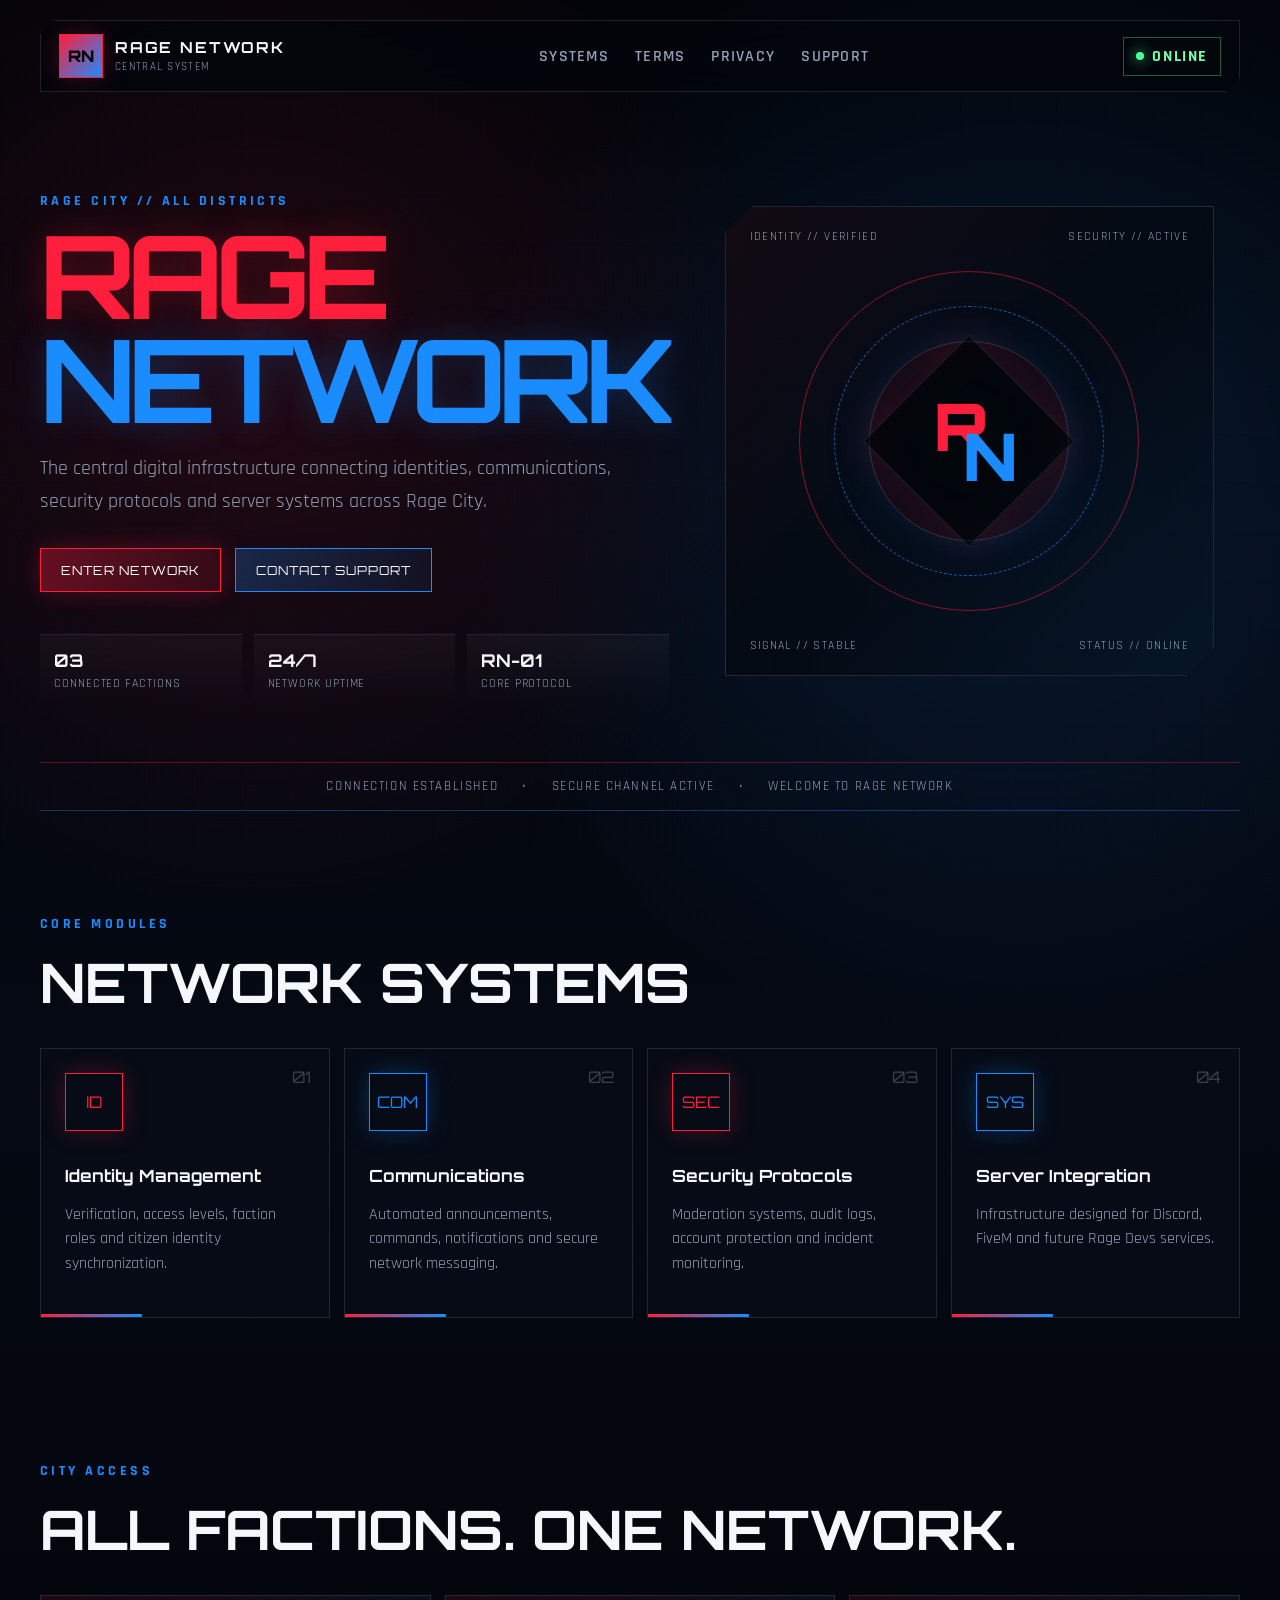
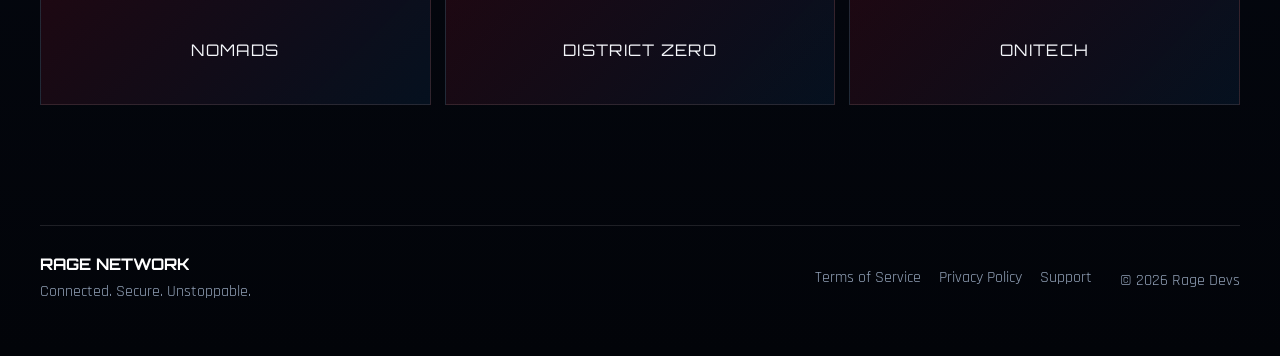
<file: index.html>
<!DOCTYPE html>
<html lang="en">
<head>
  <meta charset="UTF-8">
  <meta name="viewport" content="width=device-width, initial-scale=1.0">
  <meta name="description" content="Rage Network — central Discord systems, identity management and server infrastructure for Rage City.">
  <meta name="theme-color" content="#05070d">
  <title>Rage Network</title>
  <link rel="preconnect" href="https://fonts.googleapis.com">
  <link rel="preconnect" href="https://fonts.gstatic.com" crossorigin>
  <link href="https://fonts.googleapis.com/css2?family=Orbitron:wght@500;700;900&family=Rajdhani:wght@400;500;600;700&display=swap" rel="stylesheet">
  <link rel="stylesheet" href="style.css">
</head>
<body>
  <div class="scanlines" aria-hidden="true"></div>
  <div class="grid-bg" aria-hidden="true"></div>

  <header class="topbar">
    <a class="brand" href="index.html" aria-label="Rage Network home">
      <span class="brand-mark">RN</span>
      <span>
        <strong>RAGE NETWORK</strong>
        <small>CENTRAL SYSTEM</small>
      </span>
    </a>

    <nav>
      <a href="#systems">Systems</a>
      <a href="terms.html">Terms</a>
      <a href="privacy.html">Privacy</a>
      <a href="support.html">Support</a>
    </nav>

    <div class="status-pill">
      <span class="status-dot"></span>
      ONLINE
    </div>
  </header>

  <main>
    <section class="hero">
      <div class="hero-copy">
        <p class="eyebrow">RAGE CITY // ALL DISTRICTS</p>
        <h1>
          <span class="red">RAGE</span>
          <span class="blue">NETWORK</span>
        </h1>
        <p class="hero-text">
          The central digital infrastructure connecting identities,
          communications, security protocols and server systems across Rage City.
        </p>

        <div class="hero-actions">
          <a class="btn btn-primary" href="#systems">ENTER NETWORK</a>
          <a class="btn btn-secondary" href="support.html">CONTACT SUPPORT</a>
        </div>

        <div class="metrics">
          <div><strong>03</strong><span>CONNECTED FACTIONS</span></div>
          <div><strong>24/7</strong><span>NETWORK UPTIME</span></div>
          <div><strong>RN-01</strong><span>CORE PROTOCOL</span></div>
        </div>
      </div>

      <div class="core-panel" aria-label="Rage Network core status">
        <div class="ring ring-one"></div>
        <div class="ring ring-two"></div>
        <div class="ring ring-three"></div>

        <div class="core-symbol">
          <span>R</span><span>N</span>
        </div>

        <div class="panel-label top-left">IDENTITY // VERIFIED</div>
        <div class="panel-label top-right">SECURITY // ACTIVE</div>
        <div class="panel-label bottom-left">SIGNAL // STABLE</div>
        <div class="panel-label bottom-right">STATUS // ONLINE</div>
      </div>
    </section>

    <section class="signal-strip" aria-label="System message">
      <span>CONNECTION ESTABLISHED</span>
      <span>•</span>
      <span>SECURE CHANNEL ACTIVE</span>
      <span>•</span>
      <span>WELCOME TO RAGE NETWORK</span>
    </section>

    <section id="systems" class="systems">
      <div class="section-heading">
        <p class="eyebrow">CORE MODULES</p>
        <h2>NETWORK SYSTEMS</h2>
      </div>

      <div class="card-grid">
        <article class="system-card">
          <span class="card-index">01</span>
          <div class="icon">ID</div>
          <h3>Identity Management</h3>
          <p>Verification, access levels, faction roles and citizen identity synchronization.</p>
        </article>

        <article class="system-card">
          <span class="card-index">02</span>
          <div class="icon">COM</div>
          <h3>Communications</h3>
          <p>Automated announcements, commands, notifications and secure network messaging.</p>
        </article>

        <article class="system-card">
          <span class="card-index">03</span>
          <div class="icon">SEC</div>
          <h3>Security Protocols</h3>
          <p>Moderation systems, audit logs, account protection and incident monitoring.</p>
        </article>

        <article class="system-card">
          <span class="card-index">04</span>
          <div class="icon">SYS</div>
          <h3>Server Integration</h3>
          <p>Infrastructure designed for Discord, FiveM and future Rage Devs services.</p>
        </article>
      </div>
    </section>

    <section class="factions">
      <div class="section-heading">
        <p class="eyebrow">CITY ACCESS</p>
        <h2>ALL FACTIONS. ONE NETWORK.</h2>
      </div>

      <div class="faction-line">
        <span>NOMADS</span>
        <span>DISTRICT ZERO</span>
        <span>ONITECH</span>
      </div>
    </section>
  </main>

  <footer>
    <div>
      <strong>RAGE NETWORK</strong>
      <p>Connected. Secure. Unstoppable.</p>
    </div>
    <div class="footer-links">
      <a href="terms.html">Terms of Service</a>
      <a href="privacy.html">Privacy Policy</a>
      <a href="support.html">Support</a>
    </div>
    <p class="copyright">© <span id="year"></span> Rage Devs</p>
  </footer>

  <script src="script.js"></script>
</body>
</html>
</file>
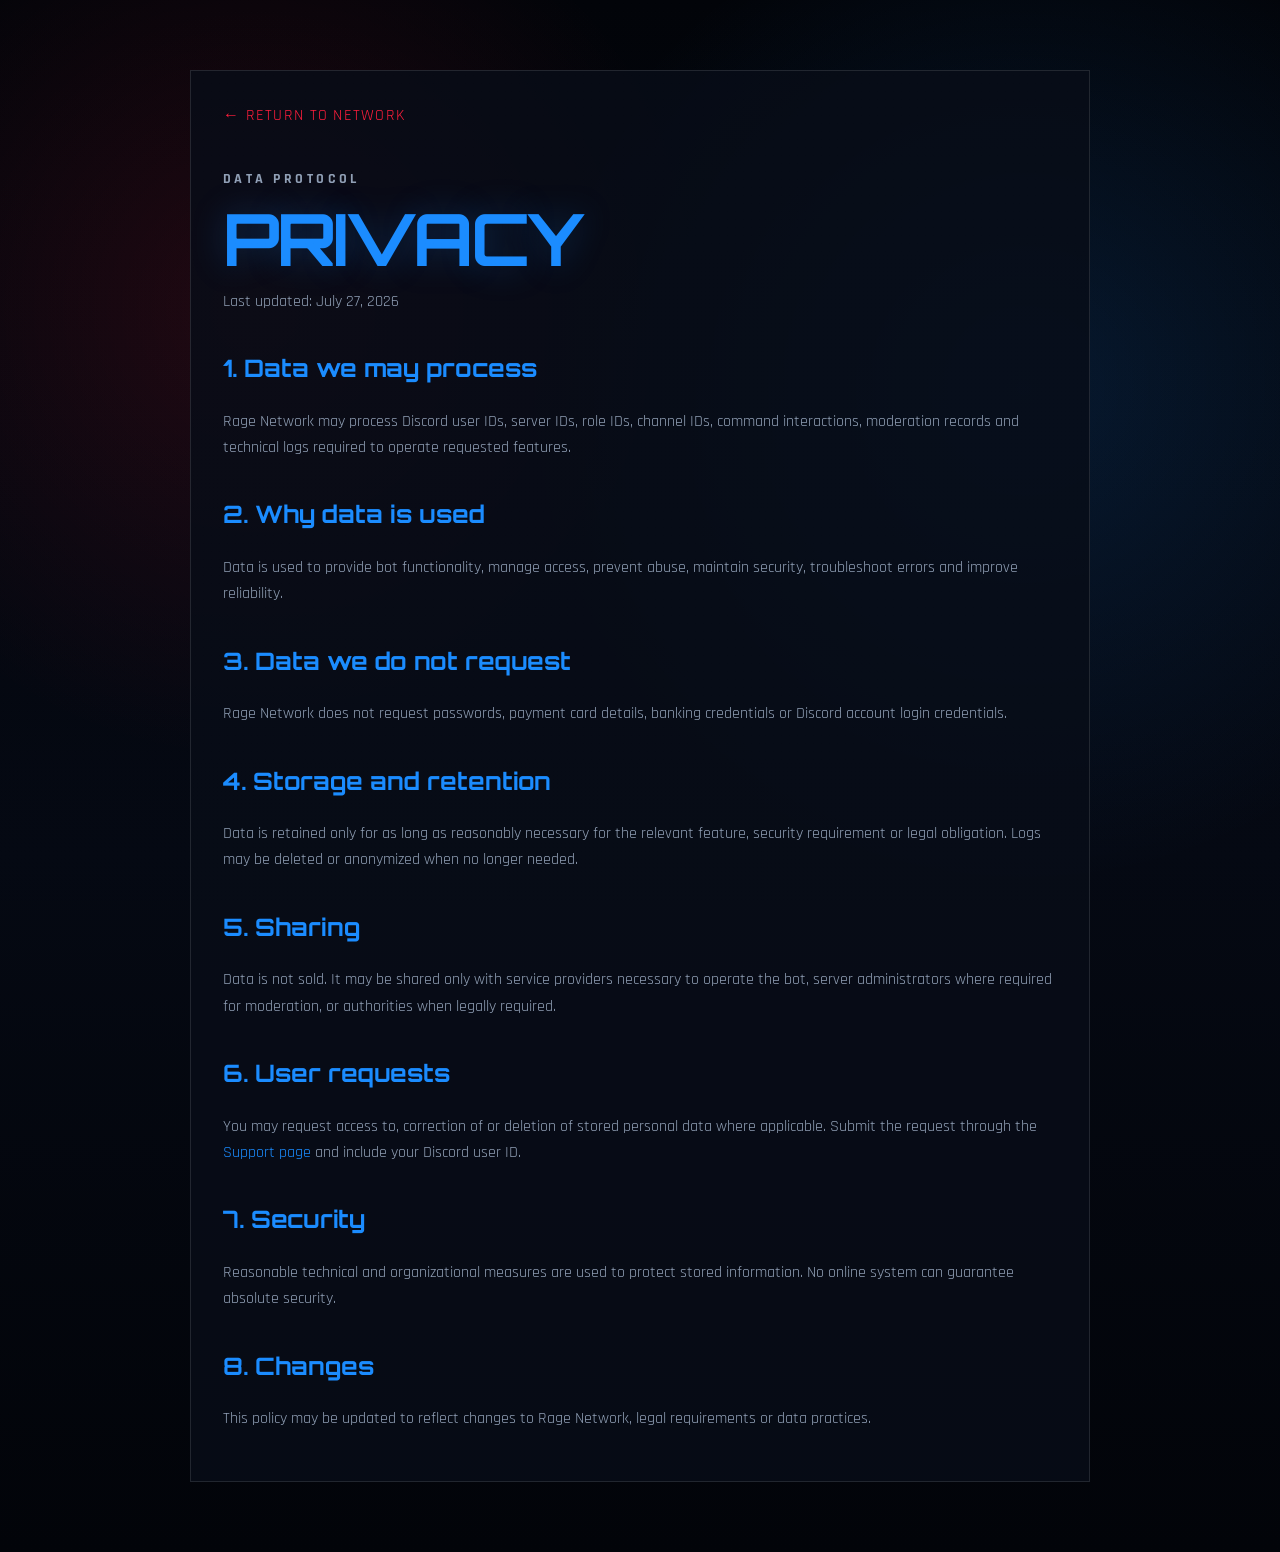
<file: privacy.html>
<!DOCTYPE html>
<html lang="en">
<head>
  <meta charset="UTF-8">
  <meta name="viewport" content="width=device-width, initial-scale=1.0">
  <title>Privacy Policy — Rage Network</title>
  <link rel="preconnect" href="https://fonts.googleapis.com">
  <link rel="preconnect" href="https://fonts.gstatic.com" crossorigin>
  <link href="https://fonts.googleapis.com/css2?family=Orbitron:wght@500;700;900&family=Rajdhani:wght@400;500;600;700&display=swap" rel="stylesheet">
  <link rel="stylesheet" href="style.css">
</head>
<body>
  <div class="scanlines"></div>
  <div class="page-shell">
    <a class="back-link" href="index.html">← RETURN TO NETWORK</a>
    <p class="eyebrow">DATA PROTOCOL</p>
    <h1><span class="blue">PRIVACY</span></h1>
    <p>Last updated: July 27, 2026</p>

    <h2>1. Data we may process</h2>
    <p>Rage Network may process Discord user IDs, server IDs, role IDs, channel IDs, command interactions, moderation records and technical logs required to operate requested features.</p>

    <h2>2. Why data is used</h2>
    <p>Data is used to provide bot functionality, manage access, prevent abuse, maintain security, troubleshoot errors and improve reliability.</p>

    <h2>3. Data we do not request</h2>
    <p>Rage Network does not request passwords, payment card details, banking credentials or Discord account login credentials.</p>

    <h2>4. Storage and retention</h2>
    <p>Data is retained only for as long as reasonably necessary for the relevant feature, security requirement or legal obligation. Logs may be deleted or anonymized when no longer needed.</p>

    <h2>5. Sharing</h2>
    <p>Data is not sold. It may be shared only with service providers necessary to operate the bot, server administrators where required for moderation, or authorities when legally required.</p>

    <h2>6. User requests</h2>
    <p>You may request access to, correction of or deletion of stored personal data where applicable. Submit the request through the <a href="support.html">Support page</a> and include your Discord user ID.</p>

    <h2>7. Security</h2>
    <p>Reasonable technical and organizational measures are used to protect stored information. No online system can guarantee absolute security.</p>

    <h2>8. Changes</h2>
    <p>This policy may be updated to reflect changes to Rage Network, legal requirements or data practices.</p>
  </div>
</body>
</html>
</file>
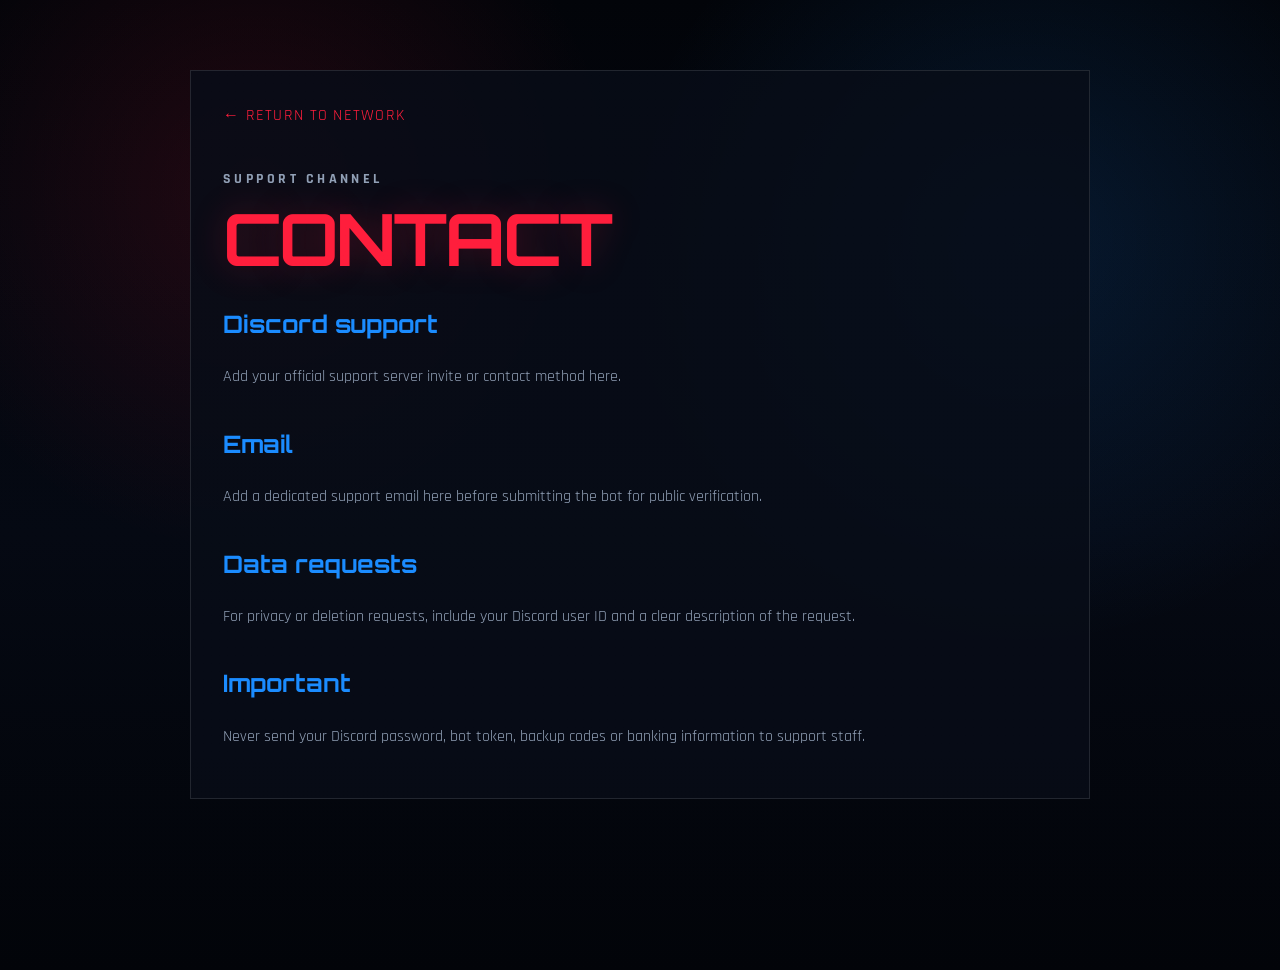
<file: support.html>
<!DOCTYPE html>
<html lang="en">
<head>
  <meta charset="UTF-8">
  <meta name="viewport" content="width=device-width, initial-scale=1.0">
  <title>Support — Rage Network</title>
  <link rel="preconnect" href="https://fonts.googleapis.com">
  <link rel="preconnect" href="https://fonts.gstatic.com" crossorigin>
  <link href="https://fonts.googleapis.com/css2?family=Orbitron:wght@500;700;900&family=Rajdhani:wght@400;500;600;700&display=swap" rel="stylesheet">
  <link rel="stylesheet" href="style.css">
</head>
<body>
  <div class="scanlines"></div>
  <div class="page-shell">
    <a class="back-link" href="index.html">← RETURN TO NETWORK</a>
    <p class="eyebrow">SUPPORT CHANNEL</p>
    <h1><span class="red">CONTACT</span></h1>

    <h2>Discord support</h2>
    <p>Add your official support server invite or contact method here.</p>

    <h2>Email</h2>
    <p>Add a dedicated support email here before submitting the bot for public verification.</p>

    <h2>Data requests</h2>
    <p>For privacy or deletion requests, include your Discord user ID and a clear description of the request.</p>

    <h2>Important</h2>
    <p>Never send your Discord password, bot token, backup codes or banking information to support staff.</p>
  </div>
</body>
</html>
</file>
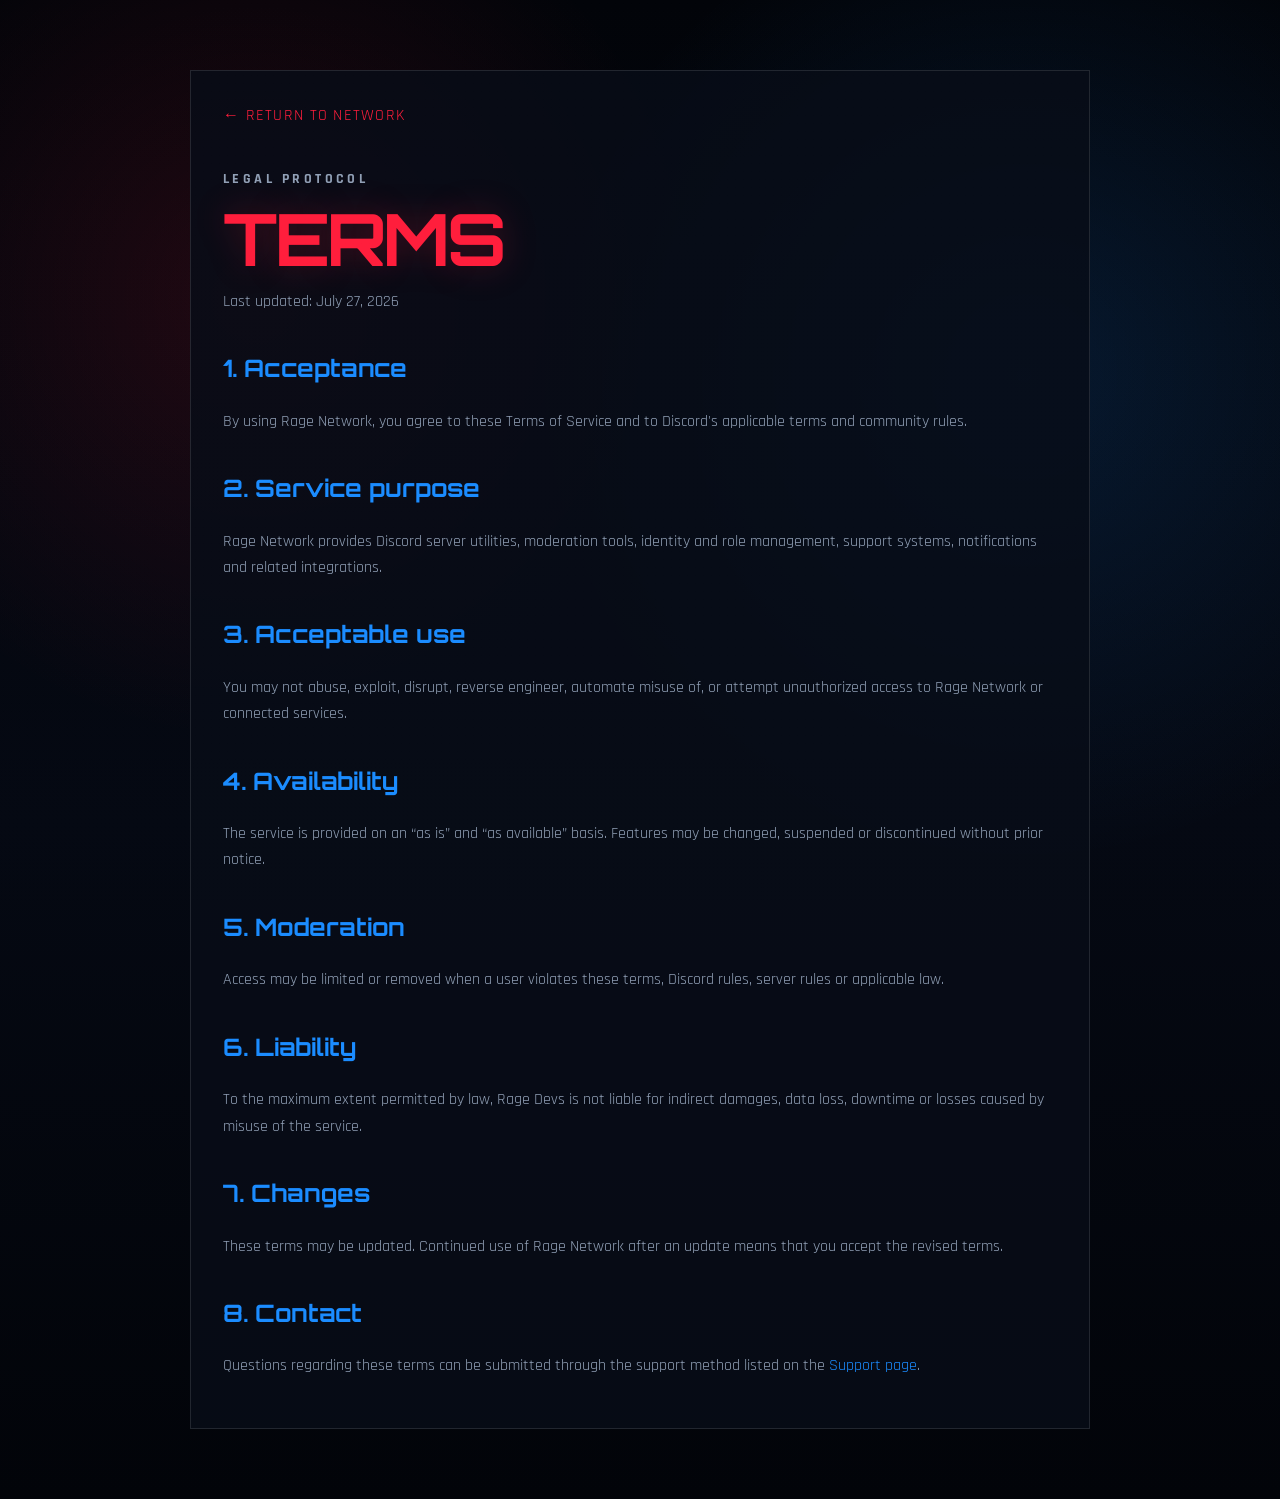
<file: terms.html>
<!DOCTYPE html>
<html lang="en">
<head>
  <meta charset="UTF-8">
  <meta name="viewport" content="width=device-width, initial-scale=1.0">
  <title>Terms of Service — Rage Network</title>
  <link rel="preconnect" href="https://fonts.googleapis.com">
  <link rel="preconnect" href="https://fonts.gstatic.com" crossorigin>
  <link href="https://fonts.googleapis.com/css2?family=Orbitron:wght@500;700;900&family=Rajdhani:wght@400;500;600;700&display=swap" rel="stylesheet">
  <link rel="stylesheet" href="style.css">
</head>
<body>
  <div class="scanlines"></div>
  <div class="page-shell">
    <a class="back-link" href="index.html">← RETURN TO NETWORK</a>
    <p class="eyebrow">LEGAL PROTOCOL</p>
    <h1><span class="red">TERMS</span></h1>
    <p>Last updated: July 27, 2026</p>

    <h2>1. Acceptance</h2>
    <p>By using Rage Network, you agree to these Terms of Service and to Discord's applicable terms and community rules.</p>

    <h2>2. Service purpose</h2>
    <p>Rage Network provides Discord server utilities, moderation tools, identity and role management, support systems, notifications and related integrations.</p>

    <h2>3. Acceptable use</h2>
    <p>You may not abuse, exploit, disrupt, reverse engineer, automate misuse of, or attempt unauthorized access to Rage Network or connected services.</p>

    <h2>4. Availability</h2>
    <p>The service is provided on an “as is” and “as available” basis. Features may be changed, suspended or discontinued without prior notice.</p>

    <h2>5. Moderation</h2>
    <p>Access may be limited or removed when a user violates these terms, Discord rules, server rules or applicable law.</p>

    <h2>6. Liability</h2>
    <p>To the maximum extent permitted by law, Rage Devs is not liable for indirect damages, data loss, downtime or losses caused by misuse of the service.</p>

    <h2>7. Changes</h2>
    <p>These terms may be updated. Continued use of Rage Network after an update means that you accept the revised terms.</p>

    <h2>8. Contact</h2>
    <p>Questions regarding these terms can be submitted through the support method listed on the <a href="support.html">Support page</a>.</p>
  </div>
</body>
</html>
</file>
<file: style.css>
* {
  box-sizing: border-box;
}

:root {
  --bg: #03050a;
  --panel: rgba(8, 13, 24, 0.82);
  --panel-strong: #080d18;
  --red: #ff1e3c;
  --red-soft: rgba(255, 30, 60, 0.25);
  --blue: #1b8cff;
  --blue-soft: rgba(27, 140, 255, 0.25);
  --text: #f5f7fb;
  --muted: #91a0b6;
  --border: rgba(255,255,255,0.11);
}

html {
  scroll-behavior: smooth;
}

body {
  margin: 0;
  color: var(--text);
  background:
    radial-gradient(circle at 20% 20%, rgba(255, 30, 60, 0.12), transparent 28%),
    radial-gradient(circle at 80% 25%, rgba(27, 140, 255, 0.14), transparent 32%),
    linear-gradient(180deg, #020409 0%, #050913 55%, #020409 100%);
  font-family: "Rajdhani", sans-serif;
  min-height: 100vh;
  overflow-x: hidden;
}

a {
  color: inherit;
  text-decoration: none;
}

.scanlines {
  position: fixed;
  inset: 0;
  pointer-events: none;
  opacity: 0.15;
  z-index: 20;
  background: repeating-linear-gradient(
    to bottom,
    transparent 0,
    transparent 3px,
    rgba(255,255,255,0.035) 4px
  );
}

.grid-bg {
  position: fixed;
  inset: 0;
  pointer-events: none;
  opacity: 0.15;
  background-image:
    linear-gradient(rgba(27,140,255,0.13) 1px, transparent 1px),
    linear-gradient(90deg, rgba(255,30,60,0.1) 1px, transparent 1px);
  background-size: 48px 48px;
  mask-image: linear-gradient(to bottom, transparent, black 25%, black 75%, transparent);
}

.topbar {
  width: min(1200px, calc(100% - 32px));
  margin: 20px auto 0;
  min-height: 72px;
  padding: 12px 18px;
  border: 1px solid var(--border);
  background: rgba(3, 6, 12, 0.82);
  backdrop-filter: blur(16px);
  display: flex;
  align-items: center;
  gap: 24px;
  justify-content: space-between;
  position: sticky;
  top: 12px;
  z-index: 10;
  clip-path: polygon(14px 0, 100% 0, 100% calc(100% - 14px), calc(100% - 14px) 100%, 0 100%, 0 14px);
}

.brand {
  display: flex;
  align-items: center;
  gap: 12px;
}

.brand-mark {
  width: 44px;
  height: 44px;
  display: grid;
  place-items: center;
  font-family: "Orbitron", sans-serif;
  font-weight: 900;
  border: 1px solid var(--red);
  box-shadow: 0 0 24px var(--red-soft);
  background: linear-gradient(135deg, var(--red), var(--blue));
  color: #05070d;
}

.brand strong,
.brand small {
  display: block;
  letter-spacing: 0.12em;
}

.brand strong {
  font-family: "Orbitron", sans-serif;
  font-size: 0.95rem;
}

.brand small {
  color: var(--muted);
  font-size: 0.68rem;
  margin-top: 3px;
}

nav {
  display: flex;
  gap: 26px;
  font-weight: 600;
  letter-spacing: 0.08em;
  text-transform: uppercase;
}

nav a {
  color: var(--muted);
}

nav a:hover {
  color: white;
  text-shadow: 0 0 14px var(--blue);
}

.status-pill {
  border: 1px solid rgba(76, 255, 148, 0.35);
  padding: 8px 12px;
  display: flex;
  gap: 8px;
  align-items: center;
  font-weight: 700;
  color: #72ffad;
  letter-spacing: 0.1em;
}

.status-dot {
  width: 8px;
  height: 8px;
  border-radius: 50%;
  background: #49ff9a;
  box-shadow: 0 0 14px #49ff9a;
  animation: pulse 1.7s infinite;
}

main {
  width: min(1200px, calc(100% - 32px));
  margin: 0 auto;
}

.hero {
  min-height: 670px;
  display: grid;
  grid-template-columns: 1.05fr 0.95fr;
  align-items: center;
  gap: 56px;
  padding: 80px 0 52px;
}

.eyebrow {
  color: var(--blue);
  letter-spacing: 0.24em;
  font-weight: 700;
  font-size: 0.9rem;
}

h1, h2, h3 {
  font-family: "Orbitron", sans-serif;
}

h1 {
  margin: 8px 0 18px;
  line-height: 0.9;
  font-size: clamp(4rem, 9vw, 7.8rem);
  letter-spacing: -0.07em;
  text-transform: uppercase;
}

h1 span {
  display: block;
}

.red {
  color: var(--red);
  text-shadow: 0 0 34px var(--red-soft);
}

.blue {
  color: var(--blue);
  text-shadow: 0 0 34px var(--blue-soft);
}

.hero-text {
  max-width: 650px;
  color: var(--muted);
  font-size: 1.25rem;
  line-height: 1.65;
}

.hero-actions {
  display: flex;
  gap: 14px;
  margin-top: 30px;
  flex-wrap: wrap;
}

.btn {
  padding: 13px 20px;
  font-family: "Orbitron", sans-serif;
  font-size: 0.78rem;
  letter-spacing: 0.08em;
  border: 1px solid var(--border);
  transition: transform 0.2s ease, box-shadow 0.2s ease;
}

.btn:hover {
  transform: translateY(-2px);
}

.btn-primary {
  color: white;
  border-color: var(--red);
  background: linear-gradient(90deg, rgba(255,30,60,0.35), rgba(255,30,60,0.12));
  box-shadow: 0 0 24px var(--red-soft);
}

.btn-secondary {
  border-color: var(--blue);
  background: linear-gradient(90deg, rgba(27,140,255,0.23), rgba(27,140,255,0.07));
}

.metrics {
  display: grid;
  grid-template-columns: repeat(3, 1fr);
  gap: 12px;
  margin-top: 42px;
}

.metrics div {
  padding: 14px;
  border-top: 1px solid var(--border);
  background: linear-gradient(180deg, rgba(255,255,255,0.035), transparent);
}

.metrics strong,
.metrics span {
  display: block;
}

.metrics strong {
  font-family: "Orbitron", sans-serif;
  font-size: 1.1rem;
}

.metrics span {
  margin-top: 5px;
  color: var(--muted);
  font-size: 0.72rem;
  letter-spacing: 0.08em;
}

.core-panel {
  min-height: 470px;
  position: relative;
  display: grid;
  place-items: center;
  overflow: hidden;
  border: 1px solid var(--border);
  background:
    linear-gradient(135deg, rgba(255,30,60,0.06), transparent 45%),
    linear-gradient(315deg, rgba(27,140,255,0.08), transparent 45%),
    rgba(5, 9, 17, 0.7);
  clip-path: polygon(28px 0, 100% 0, 100% calc(100% - 28px), calc(100% - 28px) 100%, 0 100%, 0 28px);
}

.ring {
  position: absolute;
  border-radius: 50%;
  border: 1px solid rgba(255,255,255,0.16);
}

.ring-one {
  width: 340px;
  height: 340px;
  border-color: rgba(255,30,60,0.5);
  animation: spin 18s linear infinite;
}

.ring-two {
  width: 270px;
  height: 270px;
  border-style: dashed;
  border-color: rgba(27,140,255,0.65);
  animation: spinReverse 14s linear infinite;
}

.ring-three {
  width: 200px;
  height: 200px;
  box-shadow: 0 0 50px rgba(27,140,255,0.14), inset 0 0 50px rgba(255,30,60,0.1);
}

.core-symbol {
  width: 150px;
  height: 150px;
  display: flex;
  align-items: center;
  justify-content: center;
  font-family: "Orbitron", sans-serif;
  font-weight: 900;
  font-size: 4.1rem;
  letter-spacing: -0.2em;
  border: 1px solid var(--border);
  background: rgba(0,0,0,0.5);
  transform: rotate(45deg);
  box-shadow: 0 0 42px rgba(255,30,60,0.17);
}

.core-symbol span {
  transform: rotate(-45deg);
}

.core-symbol span:first-child {
  color: var(--red);
}

.core-symbol span:last-child {
  color: var(--blue);
}

.panel-label {
  position: absolute;
  font-size: 0.72rem;
  letter-spacing: 0.12em;
  color: var(--muted);
}

.top-left { top: 22px; left: 24px; }
.top-right { top: 22px; right: 24px; }
.bottom-left { bottom: 22px; left: 24px; }
.bottom-right { bottom: 22px; right: 24px; }

.signal-strip {
  border-top: 1px solid rgba(255,30,60,0.35);
  border-bottom: 1px solid rgba(27,140,255,0.35);
  padding: 15px 16px;
  display: flex;
  justify-content: center;
  gap: 24px;
  flex-wrap: wrap;
  color: var(--muted);
  letter-spacing: 0.12em;
  font-size: 0.82rem;
}

.systems,
.factions {
  padding: 90px 0 40px;
}

.section-heading h2 {
  font-size: clamp(2rem, 5vw, 3.4rem);
  margin: 6px 0 32px;
}

.card-grid {
  display: grid;
  grid-template-columns: repeat(4, 1fr);
  gap: 14px;
}

.system-card {
  position: relative;
  min-height: 260px;
  padding: 24px;
  border: 1px solid var(--border);
  background: var(--panel);
  overflow: hidden;
}

.system-card::after {
  content: "";
  position: absolute;
  inset: auto 0 0;
  height: 3px;
  background: linear-gradient(90deg, var(--red), var(--blue));
  transform: scaleX(0.35);
  transform-origin: left;
  transition: transform 0.25s ease;
}

.system-card:hover::after {
  transform: scaleX(1);
}

.card-index {
  position: absolute;
  top: 18px;
  right: 18px;
  color: rgba(255,255,255,0.22);
  font-family: "Orbitron", sans-serif;
}

.icon {
  width: 58px;
  height: 58px;
  border: 1px solid var(--blue);
  display: grid;
  place-items: center;
  font-family: "Orbitron", sans-serif;
  color: var(--blue);
  box-shadow: 0 0 24px var(--blue-soft);
  margin-bottom: 34px;
}

.system-card:nth-child(odd) .icon {
  border-color: var(--red);
  color: var(--red);
  box-shadow: 0 0 24px var(--red-soft);
}

.system-card h3 {
  font-size: 1.05rem;
}

.system-card p {
  color: var(--muted);
  line-height: 1.55;
}

.faction-line {
  display: grid;
  grid-template-columns: repeat(3, 1fr);
  gap: 14px;
}

.faction-line span {
  min-height: 110px;
  display: grid;
  place-items: center;
  border: 1px solid var(--border);
  background: linear-gradient(135deg, rgba(255,30,60,0.1), rgba(27,140,255,0.08));
  font-family: "Orbitron", sans-serif;
  letter-spacing: 0.08em;
}

footer {
  width: min(1200px, calc(100% - 32px));
  margin: 80px auto 26px;
  padding: 28px 0;
  border-top: 1px solid var(--border);
  display: grid;
  grid-template-columns: 1fr auto auto;
  gap: 28px;
  align-items: center;
  color: var(--muted);
}

footer strong {
  color: white;
  font-family: "Orbitron", sans-serif;
}

footer p {
  margin: 5px 0 0;
}

.footer-links {
  display: flex;
  gap: 18px;
}

.footer-links a:hover {
  color: white;
}

.page-shell {
  width: min(900px, calc(100% - 32px));
  margin: 70px auto;
  padding: 32px;
  border: 1px solid var(--border);
  background: var(--panel);
  line-height: 1.65;
}

.page-shell h1 {
  font-size: clamp(2.3rem, 7vw, 4.5rem);
  letter-spacing: -0.04em;
}

.page-shell h2 {
  margin-top: 34px;
  color: var(--blue);
}

.page-shell p,
.page-shell li {
  color: var(--muted);
}

.page-shell a {
  color: var(--blue);
}

.back-link {
  display: inline-block;
  margin-bottom: 24px;
  color: var(--red) !important;
  letter-spacing: 0.08em;
}

@keyframes spin {
  to { transform: rotate(360deg); }
}

@keyframes spinReverse {
  to { transform: rotate(-360deg); }
}

@keyframes pulse {
  50% { opacity: 0.35; transform: scale(0.8); }
}

@media (max-width: 900px) {
  nav {
    display: none;
  }

  .hero {
    grid-template-columns: 1fr;
    padding-top: 60px;
  }

  .core-panel {
    min-height: 400px;
  }

  .card-grid {
    grid-template-columns: repeat(2, 1fr);
  }

  footer {
    grid-template-columns: 1fr;
  }
}

@media (max-width: 580px) {
  .topbar {
    width: min(100% - 18px, 1200px);
  }

  .brand small,
  .status-pill {
    display: none;
  }

  main {
    width: min(100% - 22px, 1200px);
  }

  .hero {
    min-height: auto;
  }

  h1 {
    font-size: clamp(3.2rem, 19vw, 5.3rem);
  }

  .metrics,
  .card-grid,
  .faction-line {
    grid-template-columns: 1fr;
  }

  .core-panel {
    min-height: 340px;
  }

  .ring-one { width: 260px; height: 260px; }
  .ring-two { width: 210px; height: 210px; }
  .ring-three { width: 155px; height: 155px; }
  .core-symbol { width: 115px; height: 115px; font-size: 3rem; }

  .panel-label {
    font-size: 0.58rem;
  }

  .footer-links {
    flex-direction: column;
  }
}
</file>
